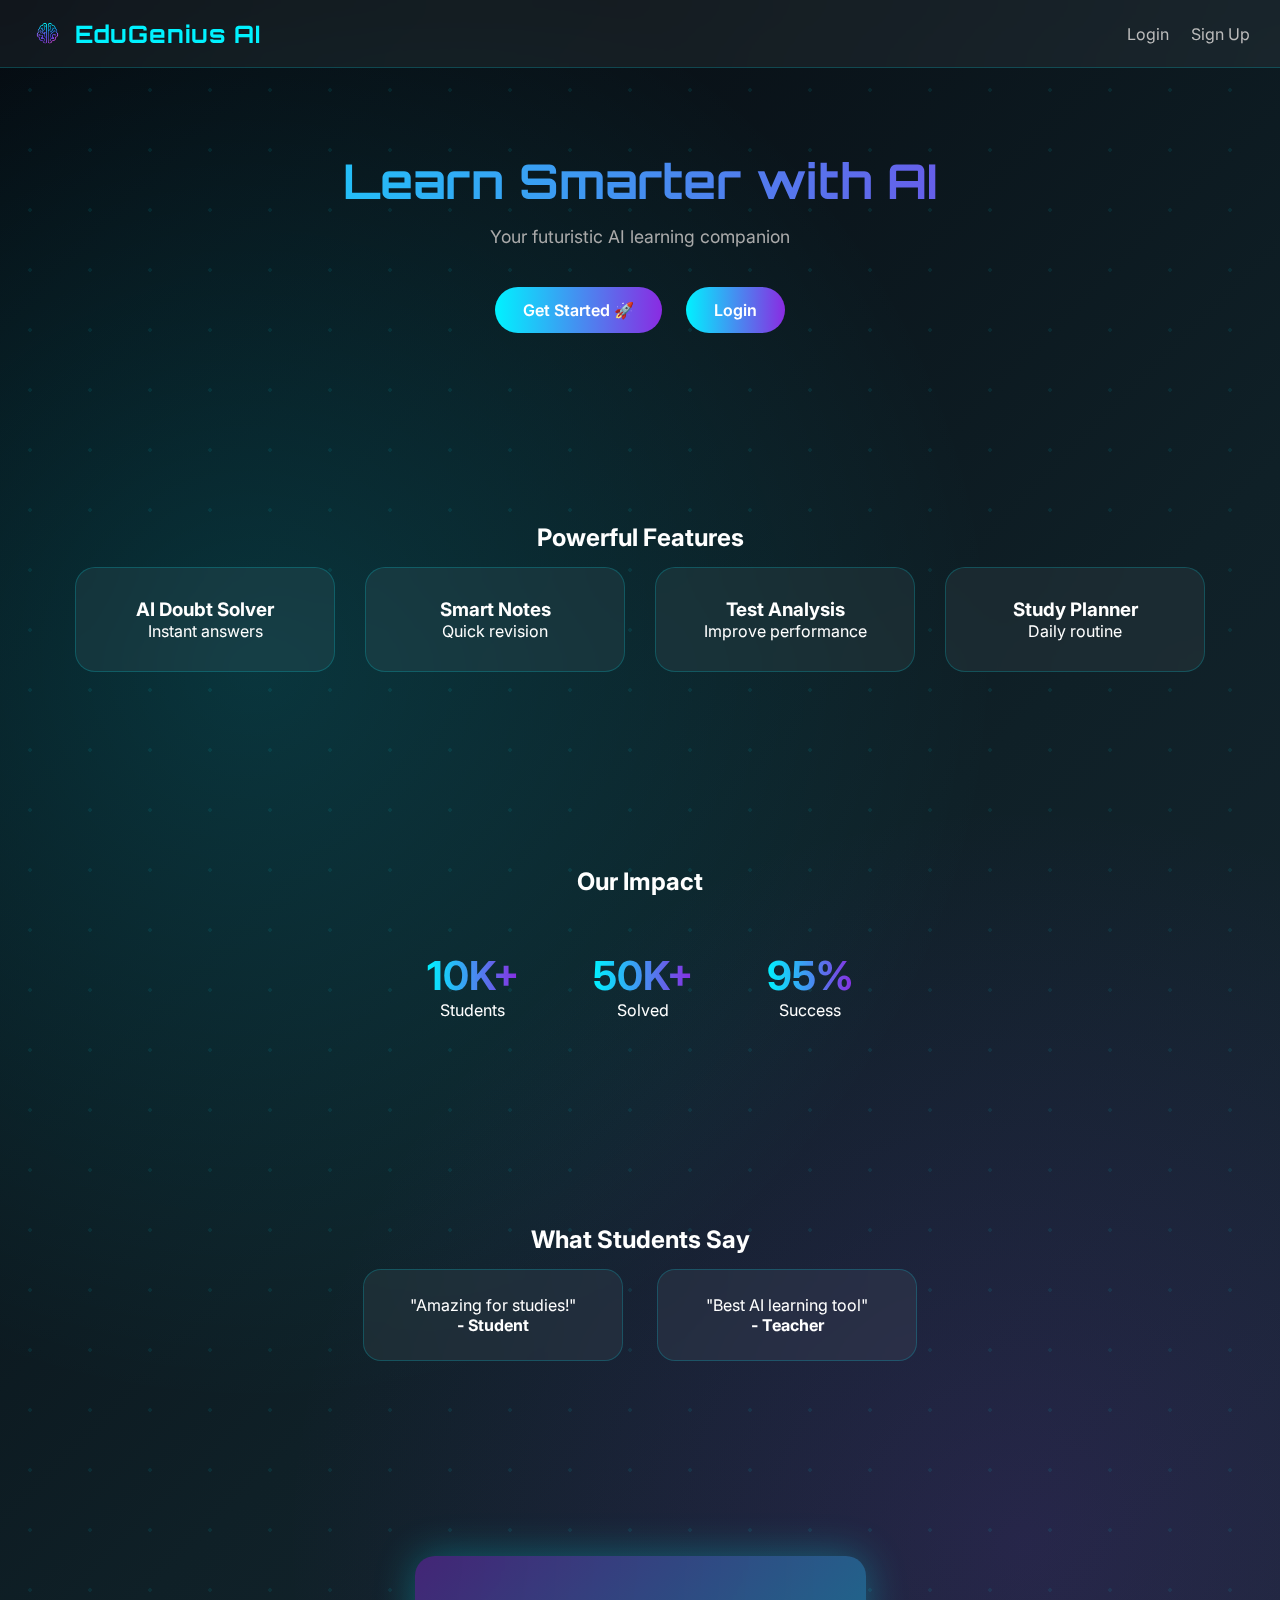
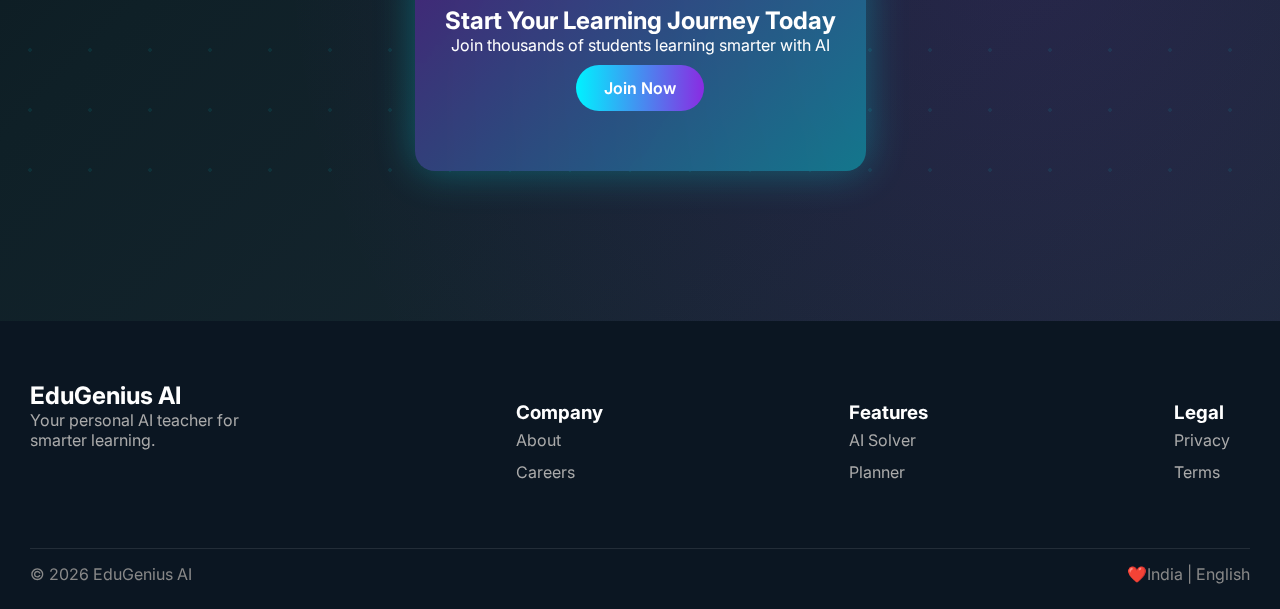
<file: index.html>
<!DOCTYPE html>
<html lang="en">
<head>
<meta charset="UTF-8">
<meta name="viewport" content="width=device-width, initial-scale=1.0">
<title>EduGenius AI</title>

<link href="https://fonts.googleapis.com/css2?family=Orbitron:wght@600&family=Inter:wght@400;600&display=swap" rel="stylesheet">

<style>
* {
  box-sizing: border-box;
  margin: 0;
  padding: 0;
}

body {
  font-family: 'Inter', sans-serif;
  color: white;
  overflow-x: hidden;
  background:
    radial-gradient(circle at 20% 30%, rgba(0,242,255,0.15), transparent 40%),
    radial-gradient(circle at 80% 70%, rgba(138,43,226,0.15), transparent 40%),
    linear-gradient(135deg, #05070d, #0f2027, #1c2b38);
}

/* FLOATING GLOW PARTICLES */
body::before {
  content: "";
  position: fixed;
  width: 200%;
  height: 200%;
  background: radial-gradient(circle, rgba(0,242,255,0.08) 2px, transparent 2px);
  background-size: 60px 60px;
  animation: moveBg 20s linear infinite;
  z-index: -1;
}

@keyframes moveBg {
  0% { transform: translate(0,0); }
  100% { transform: translate(-200px,-200px); }
}

/* NAVBAR */
nav {
  display: flex;
  justify-content: space-between;
  align-items: center;
  padding: 16px 30px;
  position: fixed;
  width: 100%;
  top: 0;
  z-index: 1000;
  backdrop-filter: blur(18px);
  background: rgba(255,255,255,0.05);
  border-bottom: 1px solid rgba(0,242,255,0.2);
}

.nav-left {
  display: flex;
  align-items: center;
}

.nav-left img {
  width: 35px;
  margin-right: 10px;
}

nav h2 {
  font-family: 'Orbitron';
  color: #00f2ff;
  letter-spacing: 1px;
}

nav a {
  color: #bbb;
  margin-left: 18px;
  text-decoration: none;
  transition: 0.3s;
}

nav a:hover {
  color: #00f2ff;
}

/* HERO */
.hero {
  text-align: center;
  padding: 150px 20px 90px;
}

.hero h1 {
  font-size: 3rem;
  font-family: 'Orbitron';
  background: linear-gradient(90deg, #00f2ff, #8a2be2);
  -webkit-background-clip: text;
  -webkit-text-fill-color: transparent;
  animation: glow 2s infinite alternate;
}

@keyframes glow {
  from { text-shadow: 0 0 10px #00f2ff; }
  to { text-shadow: 0 0 25px #8a2be2; }
}

.hero p {
  color: #aaa;
  margin: 15px 0 30px;
  font-size: 1.1rem;
}

/* BUTTON */
.btn {
  padding: 13px 28px;
  border-radius: 30px;
  background: linear-gradient(90deg, #00f2ff, #8a2be2);
  color: white;
  text-decoration: none;
  margin: 10px;
  display: inline-block;
  transition: 0.3s;
  font-weight: 600;
  position: relative;
}

.btn:hover {
  transform: translateY(-4px) scale(1.05);
  box-shadow: 0 0 25px #00f2ff;
}

/* SECTION */
section {
  padding: 90px 20px;
  text-align: center;
}

/* FEATURES */
.feature-grid {
  display: flex;
  flex-wrap: wrap;
  justify-content: center;
}

.feature-box {
  background: rgba(255,255,255,0.05);
  margin: 15px;
  padding: 30px;
  border-radius: 20px;
  width: 260px;
  backdrop-filter: blur(20px);
  border: 1px solid rgba(0,242,255,0.2);
  transition: 0.4s;
  position: relative;
}

.feature-box::before {
  content: "";
  position: absolute;
  inset: 0;
  border-radius: 20px;
  border: 1px solid transparent;
  background: linear-gradient(90deg, #00f2ff, #8a2be2) border-box;
  -webkit-mask:
    linear-gradient(#000 0 0) padding-box,
    linear-gradient(#000 0 0);
  -webkit-mask-composite: xor;
  opacity: 0;
  transition: 0.3s;
}

.feature-box:hover::before {
  opacity: 1;
}

.feature-box:hover {
  transform: translateY(-10px) scale(1.05);
  box-shadow: 0 0 30px rgba(0,242,255,0.3);
}

/* STATS */
.stats {
  margin-top: 30px;
}

.stat-box {
  display: inline-block;
  margin: 25px 35px;
}

.stat-box h2 {
  font-size: 2.5rem;
  background: linear-gradient(90deg, #00f2ff, #8a2be2);
  -webkit-background-clip: text;
  -webkit-text-fill-color: transparent;
}

/* TESTIMONIAL */
.testimonial {
  background: rgba(255,255,255,0.05);
  margin: 15px;
  padding: 25px;
  border-radius: 18px;
  display: inline-block;
  width: 260px;
  backdrop-filter: blur(20px);
  border: 1px solid rgba(0,242,255,0.2);
  transition: 0.3s;
}

.testimonial:hover {
  transform: translateY(-6px);
  box-shadow: 0 0 20px rgba(0,242,255,0.2);
}

/* CTA */
.cta {
  display: flex;
  justify-content: center;
}

.cta-box {
  padding: 50px 30px;
  border-radius: 20px;
  text-align: center;
  background: linear-gradient(135deg, rgba(138,43,226,0.4), rgba(0,242,255,0.4));
  backdrop-filter: blur(20px);
  box-shadow: 0 0 40px rgba(0,242,255,0.3);
  transition: 0.4s;
}

.cta-box:hover {
  transform: translateY(-4px);
  box-shadow: 0 0 60px rgba(0,242,255,0.6);
}

/* Footer */          
.footer {          
  background: #0b1622;          
  padding: 60px 30px 25px;          
  margin-top: 60px;          
}          
          
.footer-container {          
  display: flex;          
  flex-wrap: wrap;          
  justify-content: space-between;          
}          
          
.footer-left {          
  max-width: 260px;          
}          
          
.footer-left p {          
  color: #aaa;          
}          
          
.footer-col {          
  display: flex;          
  flex-direction: column;          
  margin: 20px;          
}          
          
.footer-col a {          
  color: #aaa;          
  text-decoration: none;          
  margin: 6px 0;          
}          
          
.footer-col a:hover {          
  color: #00f2ff;          
}          
          
.footer-bottom {          
  border-top: 1px solid rgba(255,255,255,0.1);          
  margin-top: 40px;          
  padding-top: 15px;          
  display: flex;          
  justify-content: space-between;          
  color: #888;          
}          

/* MOBILE */
@media (max-width: 768px) {
  nav { padding: 12px 15px; }
  .hero h1 { font-size: 2rem; }
  .feature-box, .testimonial { width: 90%; }
  .footer-bottom {
    flex-direction: column;
    text-align: center;
  }
}
</style>
</head>

<body>

<!-- NAVBAR -->
<nav>
  <div class="nav-left">
    <img src="logo.png">
    <h2>EduGenius AI</h2>
  </div>
  <div>
    <a href="login.html">Login</a>
    <a href="signup.html">Sign Up</a>
  </div>
</nav>

<!-- HERO -->
<section class="hero">
  <h1>Learn Smarter with AI</h1>
  <p>Your futuristic AI learning companion</p>
  <a href="signup.html" class="btn">Get Started 🚀</a>
  <a href="login.html" class="btn">Login</a>
</section>

<!-- FEATURES -->
<section>
  <h2>Powerful Features</h2>
  <div class="feature-grid">
    <div class="feature-box"><h3>AI Doubt Solver</h3><p>Instant answers</p></div>
    <div class="feature-box"><h3>Smart Notes</h3><p>Quick revision</p></div>
    <div class="feature-box"><h3>Test Analysis</h3><p>Improve performance</p></div>
    <div class="feature-box"><h3>Study Planner</h3><p>Daily routine</p></div>
  </div>
</section>

<!-- STATS -->
<section>
  <h2>Our Impact</h2>
  <div class="stats">
    <div class="stat-box"><h2>10K+</h2><p>Students</p></div>
    <div class="stat-box"><h2>50K+</h2><p>Solved</p></div>
    <div class="stat-box"><h2>95%</h2><p>Success</p></div>
  </div>
</section>

<!-- TESTIMONIAL -->
<section>
  <h2>What Students Say</h2>
  <div class="testimonial"><p>"Amazing for studies!"</p><h4>- Student</h4></div>
  <div class="testimonial"><p>"Best AI learning tool"</p><h4>- Teacher</h4></div>
</section>

<!-- CTA -->
<section class="cta">
  <div class="cta-box">
    <h2>Start Your Learning Journey Today</h2>
    <p>Join thousands of students learning smarter with AI</p>
    <a href="signup.html" class="btn">Join Now</a>
  </div>
</section>

 <!-- Footer -->          <footer class="footer">          
  <div class="footer-container">          <div class="footer-left">          
  <h2>EduGenius AI</h2>          
  <p>Your personal AI teacher for smarter learning.</p>          
</div>          
      
<div class="footer-col">          
  <h3>Company</h3>          
  <a href="#">About</a>          
  <a href="#">Careers</a>          
</div>          
      
<div class="footer-col">          
  <h3>Features</h3>          
  <a href="#">AI Solver</a>          
  <a href="#">Planner</a>          
</div>          
      
<div class="footer-col">          
  <h3>Legal</h3>          
  <a href="#">Privacy</a>          
  <a href="#">Terms</a>          
</div>

  </div>            <div class="footer-bottom">          
    <p>© 2026 EduGenius AI</p>          
    <p>❤️India | English</p>          
  </div>          
</footer>          </body>          
</html>
</file>
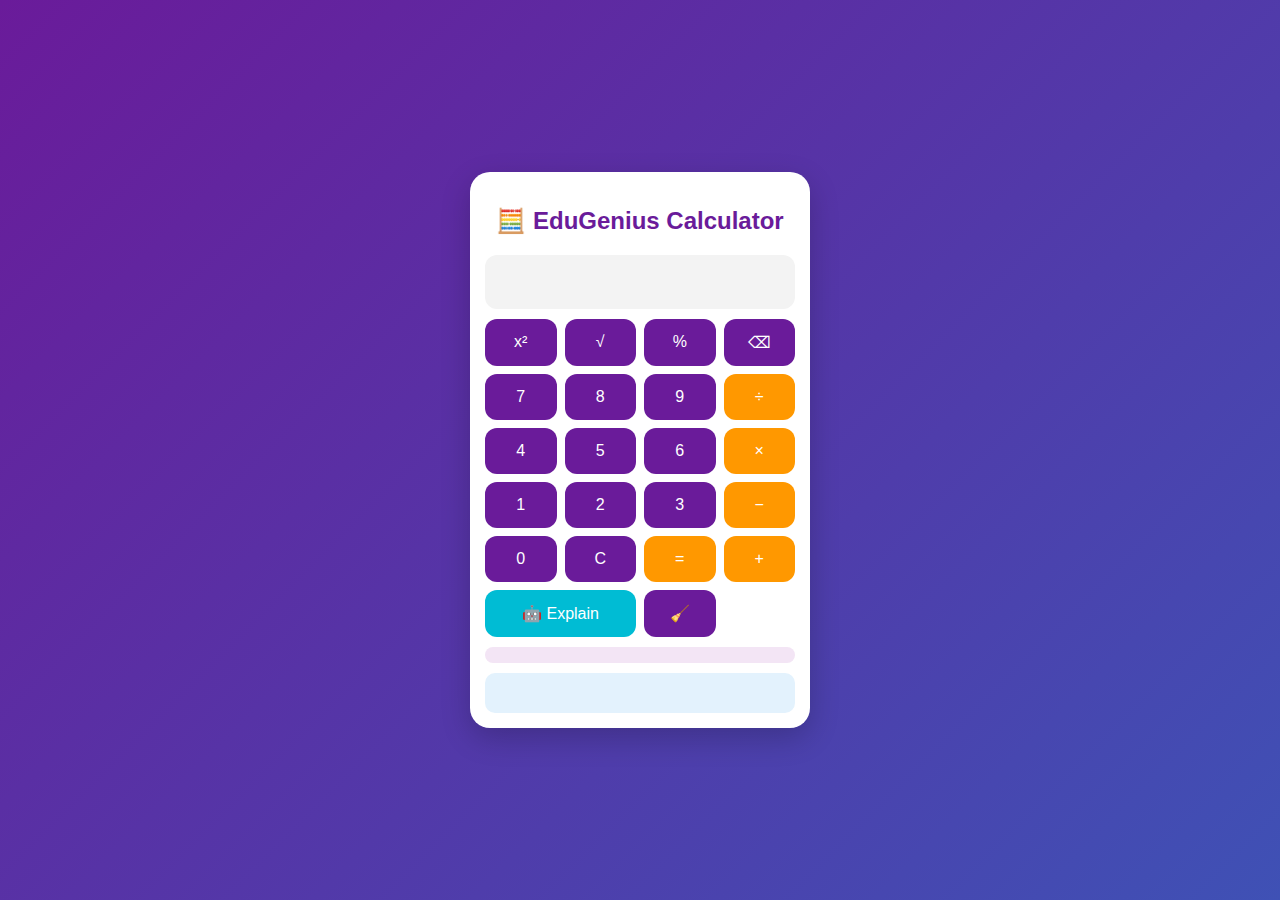
<file: calculator.html>
<!DOCTYPE html>
<html lang="en">
<head>
<meta charset="UTF-8">
<meta name="viewport" content="width=device-width, initial-scale=1.0">
<title>EduGenius Calculator</title>

<style>
* { box-sizing: border-box; }

body {
  margin: 0;
  font-family: Arial;
  background: linear-gradient(135deg, #6a1b9a, #3f51b5);
  display: flex;
  justify-content: center;
  align-items: center;
  min-height: 100vh;
}

.calc-container {
  width: 100%;
  max-width: 340px;
  background: white;
  padding: 15px;
  border-radius: 20px;
  box-shadow: 0 10px 30px rgba(0,0,0,0.2);
}

h2 {
  text-align: center;
  color: #6a1b9a;
}

#display {
  width: 100%;
  padding: 14px;
  font-size: 22px;
  font-weight: bold;
  border: none;
  background: #f3f3f3;
  border-radius: 12px;
  text-align: right;
  margin-bottom: 10px;
}

.buttons {
  display: grid;
  grid-template-columns: repeat(4, 1fr);
  gap: 8px;
}

button {
  padding: 14px;
  font-size: 16px;
  border: none;
  border-radius: 12px;
  background: #6a1b9a;
  color: white;
  cursor: pointer;
  transition: 0.2s;
}

button:active {
  transform: scale(0.92);
}

.special { background: #ff9800; }
.ai { background: #00bcd4; grid-column: span 2; }

#history {
  margin-top: 10px;
  max-height: 110px;
  overflow-y: auto;
  background: #f3e5f5;
  padding: 8px;
  border-radius: 10px;
  font-size: 13px;
}

#explainBox {
  margin-top: 10px;
  background: #e3f2fd;
  padding: 10px;
  border-radius: 10px;
  font-size: 13px;
  min-height: 40px;
}
</style>
</head>

<body>

<div class="calc-container">

<h2>🧮 EduGenius Calculator</h2>

<input type="text" id="display" disabled>

<div class="buttons">

<button onclick="square()">x²</button>
<button onclick="sqrt()">√</button>
<button onclick="percent()">%</button>
<button onclick="backspace()">⌫</button>

<button onclick="press('7')">7</button>
<button onclick="press('8')">8</button>
<button onclick="press('9')">9</button>
<button onclick="press('/')" class="special">÷</button>

<button onclick="press('4')">4</button>
<button onclick="press('5')">5</button>
<button onclick="press('6')">6</button>
<button onclick="press('*')" class="special">×</button>

<button onclick="press('1')">1</button>
<button onclick="press('2')">2</button>
<button onclick="press('3')">3</button>
<button onclick="press('-')" class="special">−</button>

<button onclick="press('0')">0</button>
<button onclick="clearDisplay()">C</button>
<button onclick="calculate()" class="special">=</button>
<button onclick="press('+')" class="special">+</button>

<button onclick="explain()" class="ai">🤖 Explain</button>
<button onclick="clearHistory()">🧹</button>

</div>

<div id="history"></div>
<div id="explainBox"></div>

</div>

<script>

const display = document.getElementById("display");
const historyBox = document.getElementById("history");
const explainBox = document.getElementById("explainBox");

/* ================= INPUT ================= */

function press(val) {
  const last = display.value.slice(-1);
  if ("+-*/".includes(val) && "+-*/".includes(last)) return;

  display.value += val;
  live();
}

/* ================= LIVE RESULT ================= */

function live() {
  try {
    let r = Function('"use strict";return (' + display.value + ')')();
    explainBox.innerHTML = "Live Result: " + r;
  } catch {
    explainBox.innerHTML = "";
  }
}

/* ================= CALCULATE ================= */

function calculate() {
  try {
    let exp = display.value;
    let result = Function('"use strict";return (' + exp + ')')();

    display.value = Number(result.toFixed(6));

    let item = document.createElement("p");
    item.innerText = exp + " = " + result;
    item.onclick = () => display.value = exp;

    historyBox.appendChild(item);

    if (historyBox.children.length > 10) {
      historyBox.removeChild(historyBox.firstChild);
    }

  } catch {
    alert("Invalid Expression");
  }
}

/* ================= CLEAR ================= */

function clearDisplay() {
  display.value = "";
  explainBox.innerHTML = "";
}

function backspace() {
  display.value = display.value.slice(0, -1);
}

function clearHistory() {
  historyBox.innerHTML = "";
}

/* ================= EXTRA OPS ================= */

function square() {
  display.value = display.value * display.value;
}

function sqrt() {
  display.value = Math.sqrt(display.value);
}

function percent() {
  display.value = display.value / 100;
}

/* ================= BODMAS ENGINE ================= */

function explain() {
  let exp = display.value;
  if (!exp) return;

  let tokens = tokenize(exp);
  let { result, log } = solveBODMAS(tokens);

  let steps = "🤖 Step-by-step (BODMAS):<br><br>";

  log.forEach(step => {
    steps += step + "<br>";
  });

  steps += "<br><b>Final Answer = " + result + "</b>";

  explainBox.innerHTML = steps;
}

/* TOKENIZER */
function tokenize(exp) {
  return exp.match(/(\d+\.?\d*|[+\-*/()])/g);
}

/* REAL BODMAS ENGINE */
function solveBODMAS(tokens) {

  let log = [];

  function solveOps(tokens, ops) {
    while (tokens.some(t => ops.includes(t))) {
      for (let i = 0; i < tokens.length; i++) {

        if (ops.includes(tokens[i])) {

          let a = parseFloat(tokens[i - 1]);
          let b = parseFloat(tokens[i + 1]);
          let res = 0;

          if (tokens[i] === "*") res = a * b;
          if (tokens[i] === "/") res = a / b;
          if (tokens[i] === "+") res = a + b;
          if (tokens[i] === "-") res = a - b;

          log.push(`${a} ${tokens[i]} ${b} = ${res}`);

          tokens.splice(i - 1, 3, res.toString());
          break;
        }
      }
    }
  }

  /* BRACKETS */
  while (tokens.includes("(")) {
    let start = tokens.lastIndexOf("(");
    let end = tokens.indexOf(")", start);

    let sub = tokens.slice(start + 1, end);
    let subResult = solveBODMAS([...sub]).result;

    tokens.splice(start, end - start + 1, subResult.toString());
  }

  /* BODMAS ORDER */
  solveOps(tokens, ["*","/"]);
  solveOps(tokens, ["+","-"]);

  return {
    result: tokens[0],
    log: log
  };
}

/* ================= KEYBOARD ================= */

document.addEventListener("keydown", (e) => {
  if ("0123456789+-*/.".includes(e.key)) press(e.key);
  else if (e.key === "Enter") calculate();
  else if (e.key === "Backspace") backspace();
  else if (e.key === "Escape") clearDisplay();
});

/* DOUBLE TAP CLEAR */
document.getElementById("display").addEventListener("dblclick", clearDisplay);

</script>

</body>
</html>
</file>
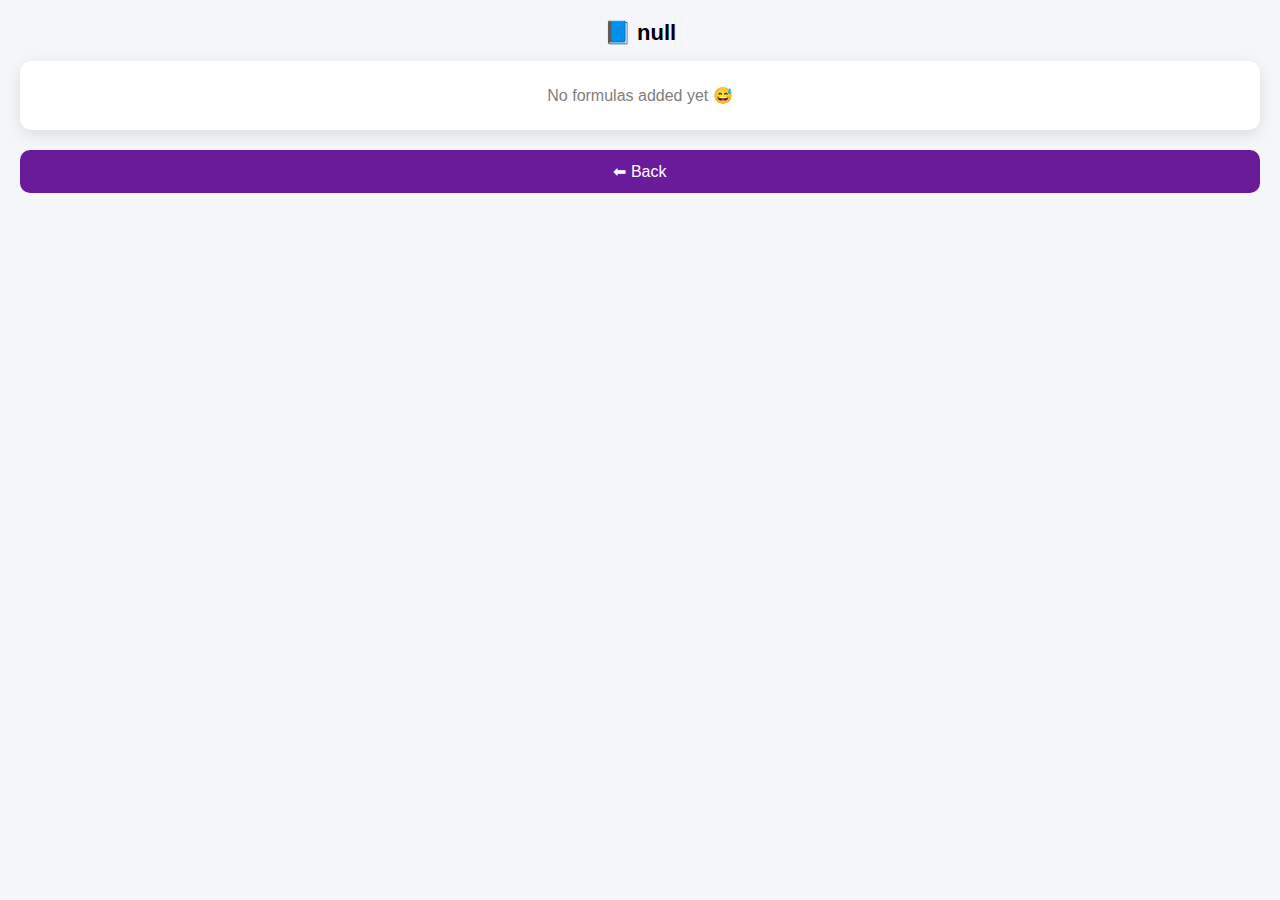
<file: chapter.html>
<!DOCTYPE html>
<html lang="en">
<head>
  <meta charset="UTF-8">
  <meta name="viewport" content="width=device-width, initial-scale=1.0">
  <title>Chapter – EduGenius</title>
  <link rel="stylesheet" href="style.css">

  <style>
    body {
      margin: 0;
      font-family: Arial, sans-serif;
      background: #f5f6fa;
    }

    .chapter-container {
      padding: 20px;
    }

    .chapter-title {
      font-size: 22px;
      font-weight: bold;
      margin-bottom: 15px;
    }

    .formula-list {
      display: flex;
      flex-direction: column;
      gap: 12px;
    }

    .formula-card {
      background: white;
      padding: 15px;
      border-radius: 12px;
      box-shadow: 0 4px 12px rgba(0,0,0,0.1);
      font-size: 16px;
      font-weight: 500;
    }

    .back-btn {
      margin-top: 20px;
      padding: 12px;
      width: 100%;
      border: none;
      border-radius: 10px;
      background: #6a1b9a;
      color: white;
      font-size: 16px;
      cursor: pointer;
    }

    .back-btn:active {
      transform: scale(0.96);
    }

    .empty {
      text-align: center;
      color: gray;
      margin-top: 20px;
    }
  </style>
</head>

<body>

<div class="chapter-container">

  <!-- TITLE -->
  <div class="chapter-title" id="chapterTitle">📘 Chapter</div>

  <!-- FORMULAS -->
  <div id="formulaBox" class="formula-list">
    <p class="empty">Loading formulas...</p>
  </div>

  <!-- BACK -->
  <button class="back-btn" onclick="goBack()">⬅ Back</button>

</div>

<script>
const params = new URLSearchParams(window.location.search);
const chapter = params.get("chapter");

// SET TITLE
document.getElementById("chapterTitle").innerText = "📘 " + chapter;

// ✅ FORMULAS DATA
let formulas = [];

if (chapter === "Algebra") {
  formulas = [
    "a² - b² = (a - b)(a + b)",
    "(a + b)² = a² + 2ab + b²",
    "(a - b)² = a² - 2ab + b²"
  ];
}

else if (chapter === "Linear Equations") {
  formulas = [
    "ax + b = 0 → x = -b/a"
  ];
}

else if (chapter === "Mensuration") {
  formulas = [
    "Area of rectangle = l × b",
    "Area of square = a²"
  ];
}

else if (chapter === "Number System") {
  formulas = [
    "Rational Number = p/q (q ≠ 0)",
    "LCM × HCF = Product of numbers",
    "Terminating or repeating decimals"
  ];
}

else if (chapter === "Polynomials") {
  formulas = [
    "Degree = highest power",
    "f(a) = remainder (Remainder theorem)",
    "Zero of polynomial → f(x)=0"
  ];
}

else if (chapter === "Triangles") {
  formulas = [
    "Sum of angles = 180°",
    "Pythagoras: a² + b² = c²",
    "Area = 1/2 × base × height"
  ];
}

// SHOW FORMULAS
let html = "";

if (formulas.length === 0) {
  html = `<p class="empty">No formulas added yet 😅</p>`;
} else {
  formulas.forEach(f => {
    html += `<div class="formula-card">${f}</div>`;
  });
}

document.getElementById("formulaBox").innerHTML = html;

// BACK
function goBack() {
  window.history.back();
}
</script>

</body>
</html>
</file>
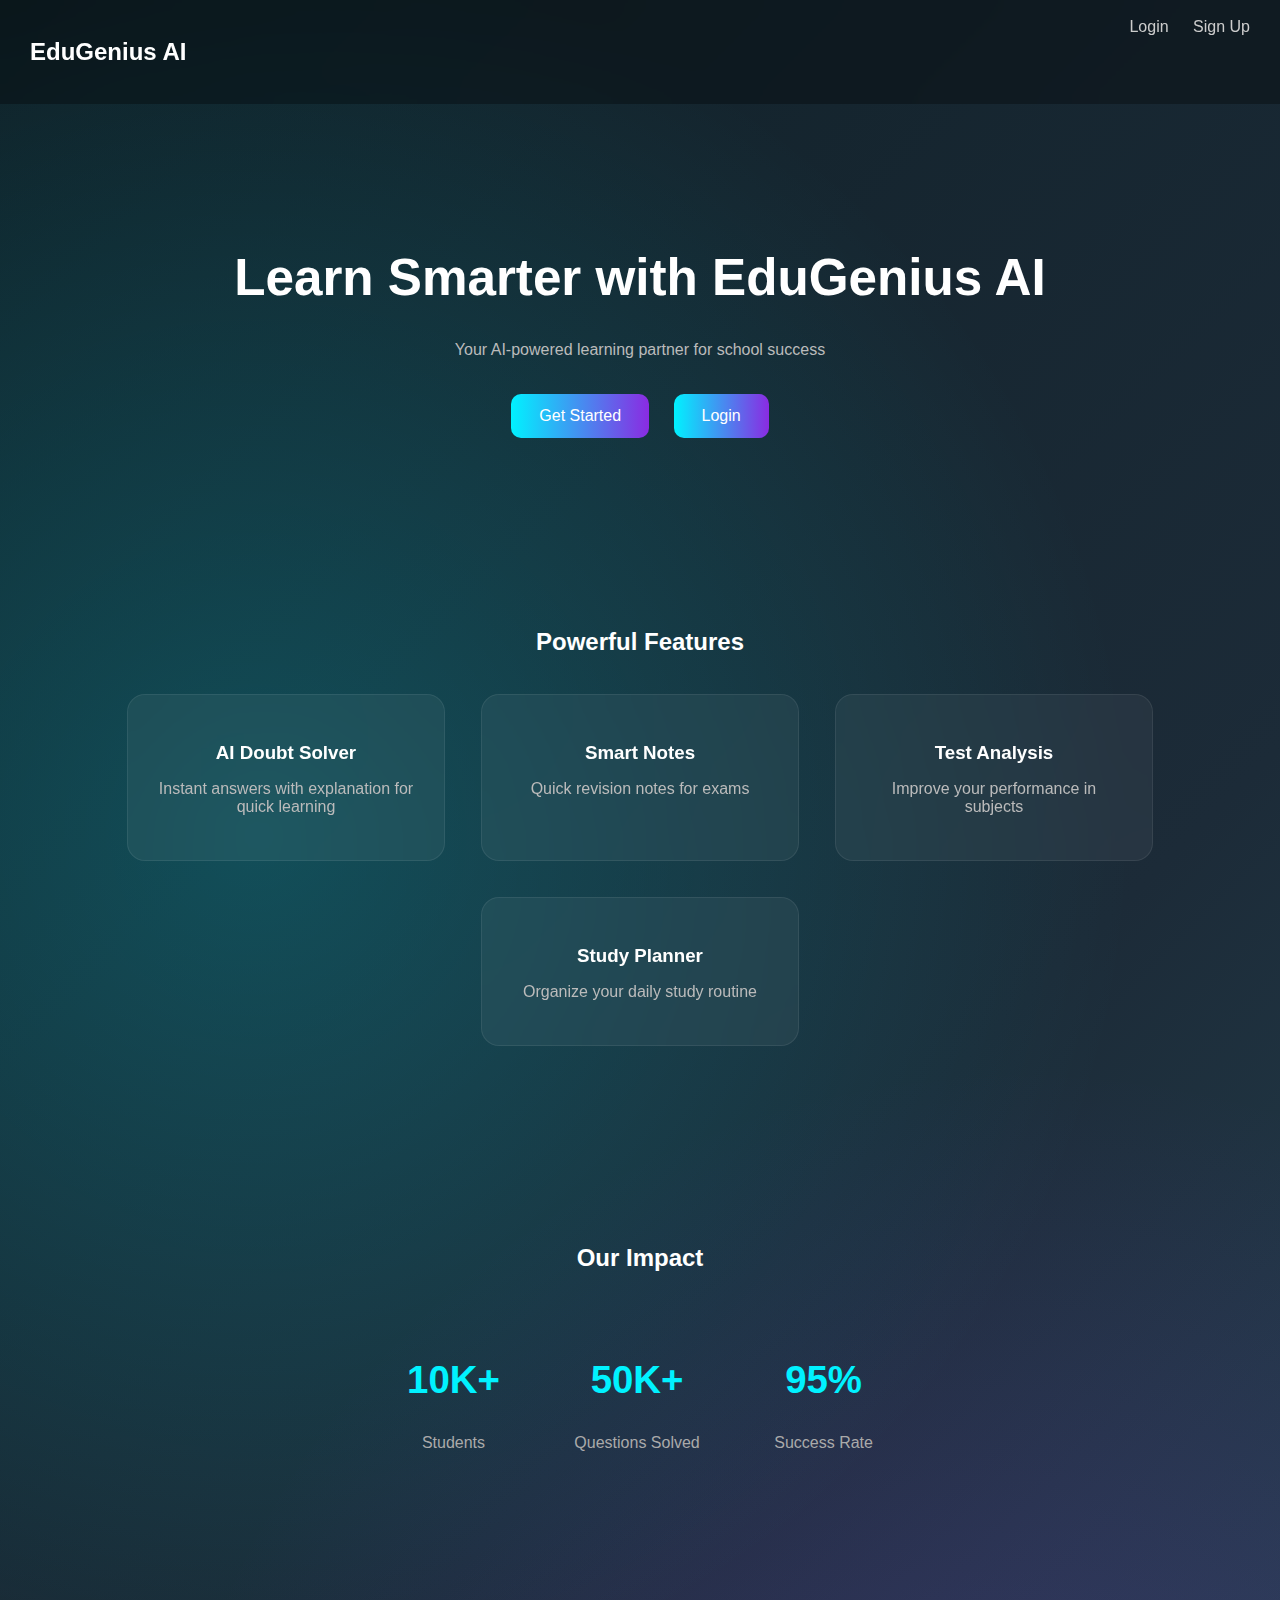
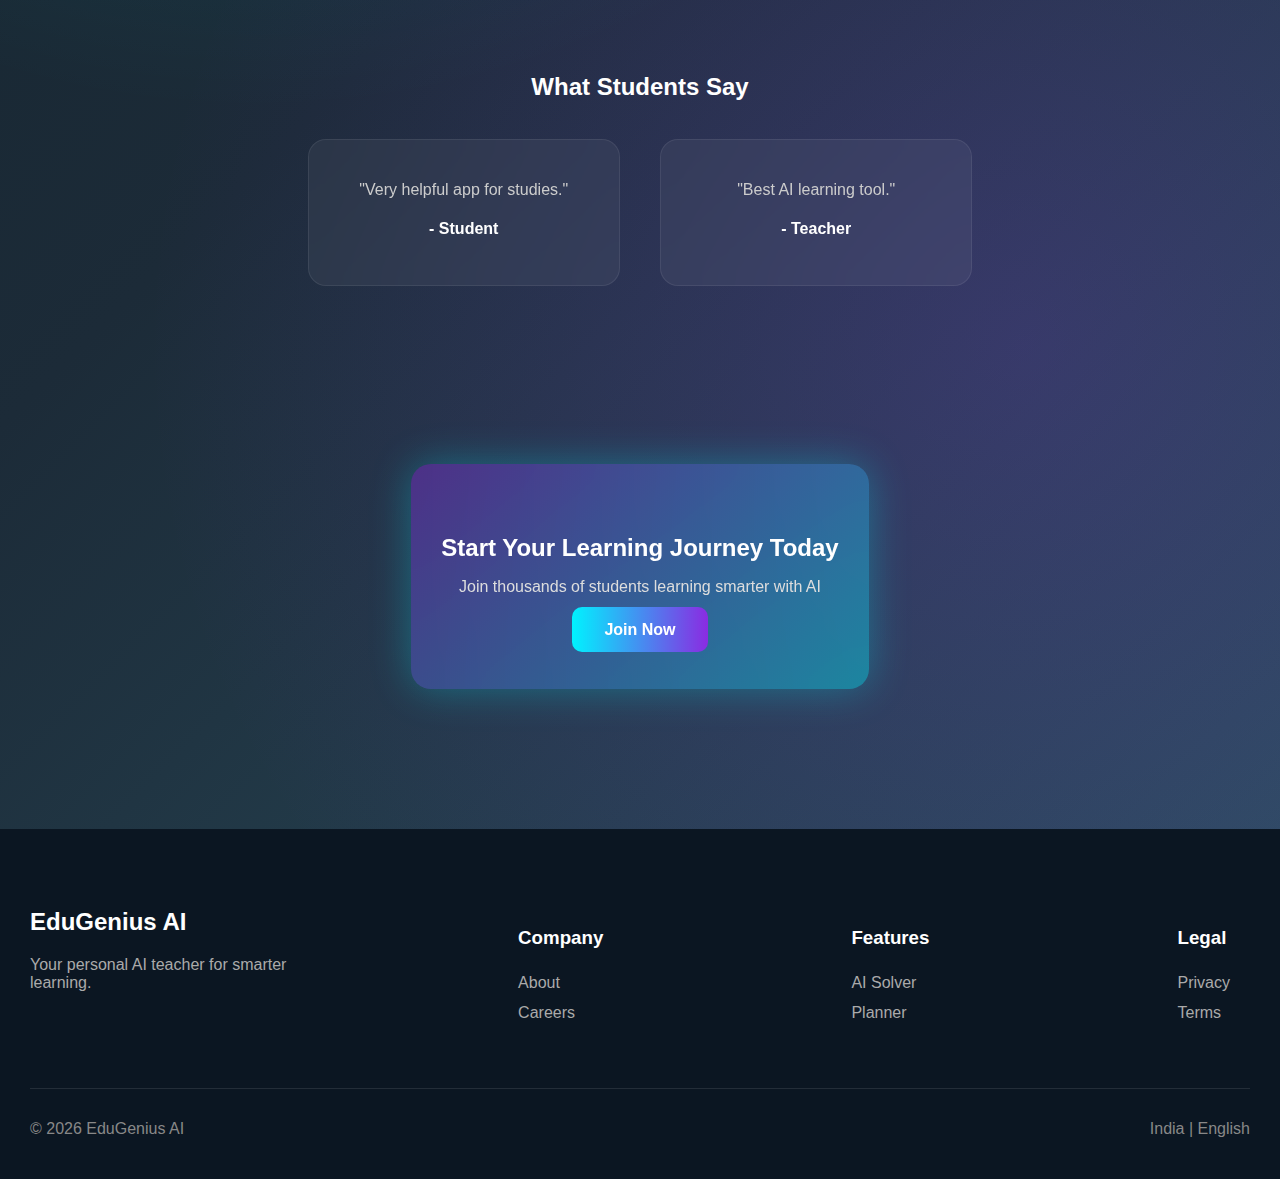
<file: landing.html>
<!DOCTYPE html>
<html lang="en">
<head>
<meta charset="UTF-8">
<meta name="viewport" content="width=device-width, initial-scale=1.0">
<title>EduGenius AI</title>

<style>
body {
  margin: 0;
  font-family: 'Segoe UI', sans-serif;
  color: white;

  background:
    radial-gradient(circle at 20% 30%, rgba(0, 242, 255, 0.2), transparent 40%),
    radial-gradient(circle at 80% 70%, rgba(138, 43, 226, 0.2), transparent 40%),
    linear-gradient(135deg, #0f2027, #1c2b38, #2c5364);
}

/* Navbar */
nav {
  display: flex;
  justify-content: space-between;
  padding: 18px 30px;
  position: sticky;
  top: 0;
  backdrop-filter: blur(14px);
  background: rgba(0,0,0,0.3);
}

nav a {
  color: #ccc;
  margin-left: 20px;
  text-decoration: none;
  transition: 0.3s;
}

nav a:hover {
  color: #00f2ff;
}

/* Hero */
.hero {
  text-align: center;
  padding: 110px 20px 80px;
}

.hero h1 {
  font-size: 3.2rem;
}

.hero p {
  color: #bbb;
  margin-top: 10px;
  margin-bottom: 25px;
}

/* Buttons */
.btn {
  padding: 13px 28px;
  border-radius: 10px;
  background: linear-gradient(90deg, #00f2ff, #8a2be2);
  color: white;
  text-decoration: none;
  display: inline-block;
  margin: 10px;
  transition: 0.3s;
  font-weight: 500;
}

.btn:hover {
  transform: translateY(-3px);
  box-shadow: 0 0 25px rgba(0,242,255,0.6);
}

/* Sections */
section {
  padding: 80px 20px;
  text-align: center;
}

/* Features */
.feature-grid {
  display: flex;
  flex-wrap: wrap;
  justify-content: center;
}

.feature-box {
  background: rgba(255,255,255,0.05);
  margin: 18px;
  padding: 28px;
  border-radius: 18px;
  width: 260px;
  backdrop-filter: blur(14px);
  border: 1px solid rgba(255,255,255,0.08);
  transition: 0.3s;
}

.feature-box:hover {
  transform: translateY(-6px) scale(1.02);
  box-shadow: 0 0 30px rgba(0,242,255,0.3);
}

.feature-box h3 {
  margin-bottom: 10px;
}

.feature-box p {
  color: #bbb;
}

/* Stats */
.stats {
  margin-top: 30px;
}

.stat-box {
  display: inline-block;
  margin: 25px 35px;
}

.stat-box h2 {
  color: #00f2ff;
  font-size: 2.4rem;
}

.stat-box p {
  color: #aaa;
}

/* Testimonials */
.testimonial {
  background: rgba(255,255,255,0.05);
  margin: 18px;
  padding: 25px;
  border-radius: 18px;
  display: inline-block;
  width: 260px;
  backdrop-filter: blur(14px);
  border: 1px solid rgba(255,255,255,0.08);
}

.testimonial p {
  color: #ccc;
}

/* CTA (UPGRADED) */
.cta {
  display: flex;
  justify-content: center;
}

.cta-box {
  padding: 50px 30px;
  border-radius: 20px;
  text-align: center;

  background: linear-gradient(135deg, rgba(138,43,226,0.4), rgba(0,242,255,0.4));
  backdrop-filter: blur(20px);

  box-shadow: 0 0 40px rgba(0,242,255,0.3);
  transition: 0.4s;
}

.cta-box:hover {
  transform: translateY(-4px);
  box-shadow: 0 0 60px rgba(0,242,255,0.6);
}

.cta-box h2 {
  margin-bottom: 10px;
}

.cta-box p {
  color: #ddd;
  margin-bottom: 25px;
}

/* Glowing Button */
.cta-btn {
  padding: 14px 32px;
  border-radius: 10px;
  background: linear-gradient(90deg, #00f2ff, #8a2be2);
  color: white;
  text-decoration: none;
  font-weight: 600;
  position: relative;
  transition: 0.3s;
}

.cta-btn::before {
  content: "";
  position: absolute;
  inset: -2px;
  border-radius: 12px;
  background: linear-gradient(90deg, #00f2ff, #8a2be2);
  filter: blur(10px);
  opacity: 0;
  z-index: -1;
  transition: 0.3s;
}

.cta-btn:hover::before {
  opacity: 1;
}

.cta-btn:hover {
  transform: scale(1.05);
}

/* Footer */
.footer {
  background: #0b1622;
  padding: 60px 30px 25px;
  margin-top: 60px;
}

.footer-container {
  display: flex;
  flex-wrap: wrap;
  justify-content: space-between;
}

.footer-left {
  max-width: 260px;
}

.footer-left p {
  color: #aaa;
}

.footer-col {
  display: flex;
  flex-direction: column;
  margin: 20px;
}

.footer-col a {
  color: #aaa;
  text-decoration: none;
  margin: 6px 0;
}

.footer-col a:hover {
  color: #00f2ff;
}

.footer-bottom {
  border-top: 1px solid rgba(255,255,255,0.1);
  margin-top: 40px;
  padding-top: 15px;
  display: flex;
  justify-content: space-between;
  color: #888;
}
</style>
</head>

<body>

<!-- Navbar -->
<nav>
  <h2>EduGenius AI</h2>
  <div>
    <a href="login.html">Login</a>
    <a href="signup.html">Sign Up</a>
  </div>
</nav>

<!-- Hero -->
<section class="hero">
  <h1>Learn Smarter with EduGenius AI</h1>
  <p>Your AI-powered learning partner for school success</p>

  <a href="signup.html" class="btn">Get Started</a>
  <a href="index.html" class="btn">Login</a>
</section>

<!-- Features -->
<section>
  <h2>Powerful Features</h2>

  <div class="feature-grid">
    <div class="feature-box">
      <h3>AI Doubt Solver</h3>
      <p>Instant answers with explanation for quick learning</p>
    </div>

    <div class="feature-box">
      <h3>Smart Notes</h3>
      <p>Quick revision notes for exams</p>
    </div>

    <div class="feature-box">
      <h3>Test Analysis</h3>
      <p>Improve your performance in subjects</p>
    </div>

    <div class="feature-box">
      <h3>Study Planner</h3>
      <p>Organize your daily study routine</p>
    </div>
  </div>
</section>

<!-- Stats -->
<section>
  <h2>Our Impact</h2>

  <div class="stats">
    <div class="stat-box">
      <h2>10K+</h2>
      <p>Students</p>
    </div>

    <div class="stat-box">
      <h2>50K+</h2>
      <p>Questions Solved</p>
    </div>

    <div class="stat-box">
      <h2>95%</h2>
      <p>Success Rate</p>
    </div>
  </div>
</section>

<!-- Testimonials -->
<section>
  <h2>What Students Say</h2>

  <div class="testimonial">
    <p>"Very helpful app for studies."</p>
    <h4>- Student</h4>
  </div>

  <div class="testimonial">
    <p>"Best AI learning tool."</p>
    <h4>- Teacher</h4>
  </div>
</section>

<!-- CTA -->
<section class="cta">
  <div class="cta-box">
    <h2>Start Your Learning Journey Today</h2>
    <p>Join thousands of students learning smarter with AI</p>
    <a href="signup.html" class="cta-btn">Join Now</a>
  </div>
</section>

<!-- Footer -->
<footer class="footer">
  <div class="footer-container">

    <div class="footer-left">
      <h2>EduGenius AI</h2>
      <p>Your personal AI teacher for smarter learning.</p>
    </div>

    <div class="footer-col">
      <h3>Company</h3>
      <a href="#">About</a>
      <a href="#">Careers</a>
    </div>

    <div class="footer-col">
      <h3>Features</h3>
      <a href="#">AI Solver</a>
      <a href="#">Planner</a>
    </div>

    <div class="footer-col">
      <h3>Legal</h3>
      <a href="#">Privacy</a>
      <a href="#">Terms</a>
    </div>

  </div>

  <div class="footer-bottom">
    <p>© 2026 EduGenius AI</p>
    <p>India | English</p>
  </div>
</footer>

</body>
</html>
</file>
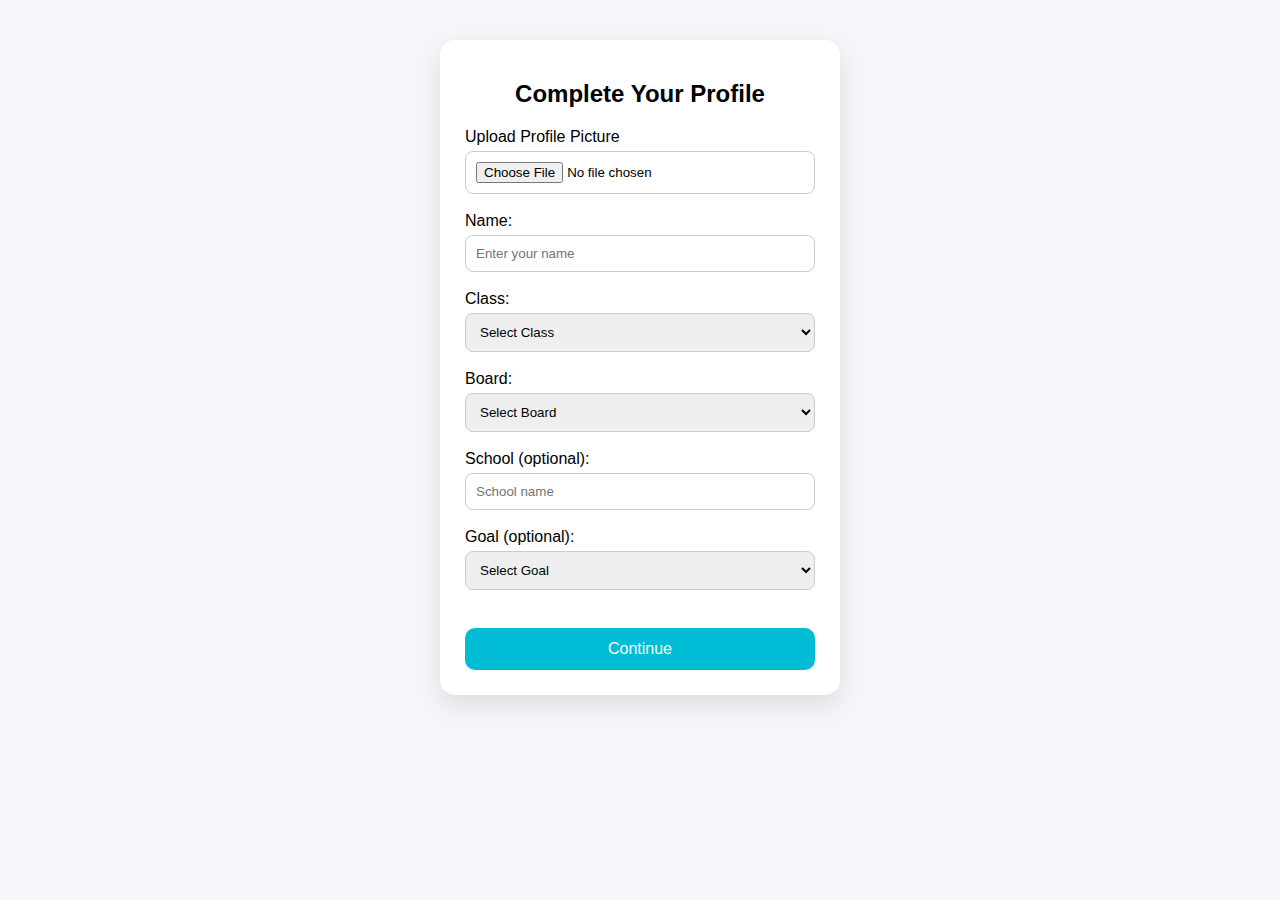
<file: Profile.html>
<!DOCTYPE html>
<html lang="en">
<head>
  <meta charset="UTF-8">
  <title>Profile Setup — EduGenius AI</title>
  <link rel="stylesheet" href="style.css">
</head>
<body>

  <div class="profile-container">

    <h2>Complete Your Profile</h2>

    <!-- Profile Picture -->
    <label>Upload Profile Picture</label><br>
    <input type="file" accept="image/*"><br><br>

    <!-- Name -->
    <label>Name:</label><br>
    <input type="text" placeholder="Enter your name"><br><br>

    <!-- Class -->
    <label>Class:</label><br>
    <select>
      <option>Select Class</option>
      <option>Class 5</option>
      <option>Class 6</option>
      <option>Class 7</option>
      <option>Class 8</option>
      <option>Class 9</option>
      <option>Class 10</option>
      <option>Class 11</option>
      <option>Class 12</option>
    </select><br><br>

    <!-- Board -->
    <label>Board:</label><br>
    <select>
      <option>Select Board</option>
      <option>CBSE</option>
      <option>ICSE</option>
      <option>State Board</option>
      <option>Other</option>
    </select><br><br>

    <!-- School -->
    <label>School (optional):</label><br>
    <input type="text" placeholder="School name"><br><br>

    <!-- Goal -->
    <label>Goal (optional):</label><br>
    <select>
      <option>Select Goal</option>
      <option>Score High Marks</option>
      <option>JEE Preparation</option>
      <option>NEET Preparation</option>
      <option>Olympiad</option>
      <option>Improve Basics</option>
      <option>Other</option>
    </select><br><br>

    <!-- Continue Button -->
    <button onclick="goHome()">Continue</button>

  </div>

  <script>
    function goHome() {
      window.location.href = "index.html";
    }
  </script>

</body>
  </html>
</file>
<file: style.css>
/* Apply to all elements */
* {
  box-sizing: border-box;
  font-family: Arial, sans-serif;
}

body {
  margin: 0;
  padding: 0;
  background: white;
  text-align: center;
}

.container {
  max-width: 380px;
  margin: auto;
  padding: 20px;
}

.logo {
  width: 100px;      /* smaller fixed width */
  max-width: 100%;   /* never exceed container width */
  height: auto;      /* maintain aspect ratio */
  margin: 20px auto; /* center it */
  display: block;
}

h1 {
  margin: 5px 0;
}

.tagline {
  color: #555;
  margin-bottom: 20px;
}

h2 {
  margin: 15px 0;
}

/* ===== Login Methods ===== */

.login-methods {
  display: flex;
  justify-content: center;
  gap: 10px;
  margin-bottom: 15px;
}

.login-methods button {
  padding: 8px 16px;
  border: 1px solid #6a1b9a;
  background: white;
  color: #6a1b9a;
  cursor: pointer;
  border-radius: 5px;
}

.login-methods button:hover {
  background: #6a1b9a;
  color: white;
}

/* ===== Login Form ===== */

.login-form {
  display: flex;
  flex-direction: column;
  gap: 10px;
}

.login-form input {
  padding: 10px;
  font-size: 14px;
}

.login-form button {
  padding: 10px;
  background: #6a1b9a;
  color: white;
  border: none;
  cursor: pointer;
  border-radius: 5px;
}

.login-form button:hover {
  background: #4a148c;
}

.hidden {
  display: none;
}

.new-account {
  margin-top: 15px;
}

.new-account a {
  color: #6a1b9a;
  text-decoration: none;
}

footer {
  margin-top: 25px;
  font-size: 12px;
  color: gray;
}

.btn {
  display: inline-block;
  padding: 10px 20px;
  background: #6a1b9a;
  color: white;
  text-decoration: none;
  border-radius: 5px;
}

/* ===== Mobile Responsive ===== */

@media (max-width: 768px) {
  .container {
    max-width: 100%;
    padding: 18px;
  }

  .logo {
    width: 100px;
    margin: 15px auto;
  }

  h1 {
    font-size: 1.8rem;
    margin-bottom: 10px;
  }

  .tagline {
    font-size: 1rem;
    margin-bottom: 15px;
  }

  h2 {
    font-size: 1.3rem;
    margin-bottom: 15px;
  }

  .login-methods button {
    padding: 10px 16px;
    font-size: 14px;
  }

  .login-form input {
    font-size: 16px;
    padding: 12px;
  }

  .login-form button {
    font-size: 16px;
    padding: 12px;
  }

  .new-account a {
    font-size: 14px;
  }

  footer {
    font-size: 11px;
  }
}

/* ===== Signup Card ===== */

.card {
  background: #fff;
  padding: 25px;
  border-radius: 16px;
  box-shadow: 0 8px 25px rgba(0,0,0,0.1);
  text-align: center;
  margin-top: 20px;
}

.card h2 {
  margin-bottom: 10px;
  font-size: 24px;
  color: #333;
}

.card .subtitle {
  color: #555;
  margin-bottom: 20px;
  font-size: 16px;
}

.card input {
  width: 100%;
  padding: 12px;
  margin-bottom: 14px;
  border-radius: 10px;
  border: 1px solid #ddd;
  font-size: 15px;
}

.card button {
  width: 100%;
  padding: 12px;
  border: none;
  border-radius: 12px;
  background: #6a1b9a;
  color: white;
  font-size: 16px;
  font-weight: bold;
  cursor: pointer;
}

.card button:hover {
  background: #4a148c;
}

.card .small-text {
  margin-top: 15px;
  font-size: 14px;
}

.card .small-text a {
  color: #6a1b9a;
  text-decoration: none;
  font-weight: bold;
}

.card .small-text a:hover {
  text-decoration: underline;
}

/* ===== Profile Setup Page ===== */

.profile-container {
  background: #fff;
  max-width: 400px;
  margin: 40px auto;
  padding: 25px;
  border-radius: 15px;
  box-shadow: 0 10px 25px rgba(0,0,0,0.1);
  text-align: left;
}

.profile-container h2 {
  text-align: center;
  margin-bottom: 20px;
}

.profile-container input,
.profile-container select {
  width: 100%;
  padding: 10px;
  margin-top: 5px;
  border-radius: 8px;
  border: 1px solid #ccc;
}

.profile-container button {
  width: 100%;
  padding: 12px;
  margin-top: 20px;
  background: #00bcd4;
  color: white;
  border: none;
  border-radius: 10px;
  font-size: 16px;
  cursor: pointer;
}

.profile-container button:hover {
  background: #0097a7;
}
/* ===== HOME UI ===== */

.home-body {
  background: #f5f7fb;
  text-align: left;
}

/* POPUP */
.popup-overlay {
  position: fixed;
  top: 0;
  left: 0;
  width: 100%;
  height: 100%;
  background: rgba(0,0,0,0.5);
  display: none;
  justify-content: center;
  align-items: center;
}

.popup {
  background: white;
  padding: 20px;
  border-radius: 15px;
  text-align: center;
}

/* HEADER */
.header {
  display: flex;
  justify-content: space-between;
  padding: 15px;
  background: linear-gradient(to right, #1a237e, #3949ab);
  color: white;
}

.header-logo {
  width: 40px;
}

.header-right {
  display: flex;
  gap: 10px;
  align-items: center;
}

.avatar-img {
  width: 35px;
  height: 35px;
  border-radius: 50%;
  object-fit: cover;
  border: 2px solid white;
}

/* WELCOME */
.welcome {
  padding: 15px;
}

/* GRID */
.grid {
  display: grid;
  grid-template-columns: 1fr 1fr;
  gap: 15px;
  padding: 15px;
}

.grid .card {
  padding: 20px;
  border-radius: 15px;
  color: white;
}

.blue { background: #2979ff; }
.green { background: #43a047; }
.orange { background: #fb8c00; }
.purple { background: #8e24aa; }

/* SECTIONS */
.section {
  padding: 15px;
}

.actions {
  display: flex;
  justify-content: space-between;
}

.actions div {
  background: white;
  padding: 10px;
  border-radius: 10px;
  flex: 1;
  margin: 5px;
  text-align: center;
}

/* LEADERBOARD */
.leaderboard div {
  background: white;
  margin: 5px 0;
  padding: 10px;
  border-radius: 10px;
}

/* PROGRESS */
.progress {
  background: white;
  padding: 10px;
  border-radius: 10px;
}

/* NAV */
.bottom-nav {
  position: fixed;
  bottom: 0;
  width: 100%;
  background: white;
  display: flex;
  justify-content: space-around;
  padding: 12px;
  border-top: 1px solid #ccc;
}
/* ===== HEADER ===== */
.header {
  display: flex;
  justify-content: space-between;
  align-items: center;
  background: #3f51b5;
  color: white;
  padding: 10px 15px;
}

.header-left {
  display: flex;
  align-items: center;
  gap: 10px;
}

.header-logo {
  width: 40px;
}

.header-right {
  display: flex;
  align-items: center;
  gap: 15px;
  font-size: 20px;
}

.avatar-img {
  width: 35px;
  height: 35px;
  border-radius: 50%;
}

/* ===== GRID ===== */
.grid {
  display: grid;
  grid-template-columns: 1fr 1fr;
  gap: 15px;
  padding: 15px;
}

.card {
  padding: 20px;
  border-radius: 15px;
  color: white;
  cursor: pointer;
  text-align: left;
}

.blue { background: #3b82f6; }
.green { background: #22c55e; }
.orange { background: #f97316; }
.purple { background: #a855f7; }

/* ===== SECTIONS ===== */
.section {
  padding: 15px;
}

.actions {
  display: flex;
  justify-content: space-between;
}

.actions div {
  background: #eee;
  padding: 10px;
  border-radius: 10px;
  width: 30%;
  text-align: center;
}

/* ===== BOTTOM NAV ===== */
.bottom-nav {
  position: fixed;
  bottom: 0;
  width: 100%;
  background: white;
  display: flex;
  justify-content: space-around;
  padding: 10px;
  border-top: 1px solid #ccc;
}

.center-btn {
  background: #6a1b9a;
  color: white;
  padding: 12px;
  border-radius: 50%;
  margin-top: -20px;
}
#chapterList .card {
  padding: 15px;
  margin: 10px 0;
  background: #f3e5f5;
  border-radius: 12px;
  cursor: pointer;
  transition: 0.3s;
}

#chapterList .card:hover {
  background: #ce93d8;
}

#formulaBox {
  background: #fff;
  padding: 15px;
  border-radius: 12px;
  box-shadow: 0 5px 15px rgba(0,0,0,0.1);
}

#formulaBox p {
  margin: 10px 0;
  font-size: 16px;
  }
#chapterList .card {
  padding: 15px;
  margin: 10px 0;
  background: #f3e5f5;
  border-radius: 12px;
  cursor: pointer;
  transition: 0.3s;
}

#chapterList .card:hover {
  background: #ce93d8;
}

#formulaBox {
  background: #fff;
  padding: 15px;
  border-radius: 12px;
  box-shadow: 0 5px 15px rgba(0,0,0,0.1);
}

#formulaBox p {
  margin: 10px 0;
  font-size: 16px;
}
/* ===== GLOBAL ===== */
* {
  box-sizing: border-box;
  font-family: Arial, sans-serif;
}

body {
  margin: 0;
  padding: 0;
  background: #f5f6fa;
}

/* ===== CONTAINER ===== */
.container {
  padding: 20px;
}

/* ===== HEADINGS ===== */
h2 {
  margin-bottom: 15px;
}

/* ===== CHAPTER LIST (FORMULAS PAGE) ===== */
#chapterList {
  display: flex;
  flex-direction: column;
  gap: 12px;
}

/* 🔥 NEW PREMIUM CARDS */
#chapterList .card {
  padding: 16px;
  background: linear-gradient(135deg, #6a1b9a, #8e24aa);
  color: white;
  border-radius: 14px;
  font-size: 16px;
  font-weight: 500;
  cursor: pointer;
  box-shadow: 0 6px 15px rgba(0,0,0,0.15);
  transition: 0.2s;
}

/* CLICK EFFECT */
#chapterList .card:active {
  transform: scale(0.96);
}

/* ===== FORMULA BOX (OLD SUPPORT) ===== */
#formulaBox {
  margin-top: 10px;
}

/* ===== FORMULA CARDS (NEW UI) ===== */
.formula-card {
  background: #ffffff;
  padding: 15px;
  border-radius: 12px;
  box-shadow: 0 4px 12px rgba(0,0,0,0.1);
  font-size: 16px;
  font-weight: 500;
  margin-bottom: 12px;
}

/* ===== EMPTY / TEXT ===== */
.empty {
  text-align: center;
  color: gray;
  margin-top: 20px;
}

/* ===== BUTTON ===== */
button {
  padding: 12px;
  width: 100%;
  border: none;
  border-radius: 10px;
  background: #6a1b9a;
  color: white;
  font-size: 16px;
  cursor: pointer;
  margin-top: 15px;
}

/* BUTTON CLICK EFFECT */
button:active {
  transform: scale(0.96);
}

/* ===== MOBILE OPTIMIZATION ===== */
@media (max-width: 768px) {
  h2 {
    font-size: 20px;
  }

  .formula-card {
    font-size: 15px;
  }

  #chapterList .card {
    font-size: 15px;
  }
}
</file>
